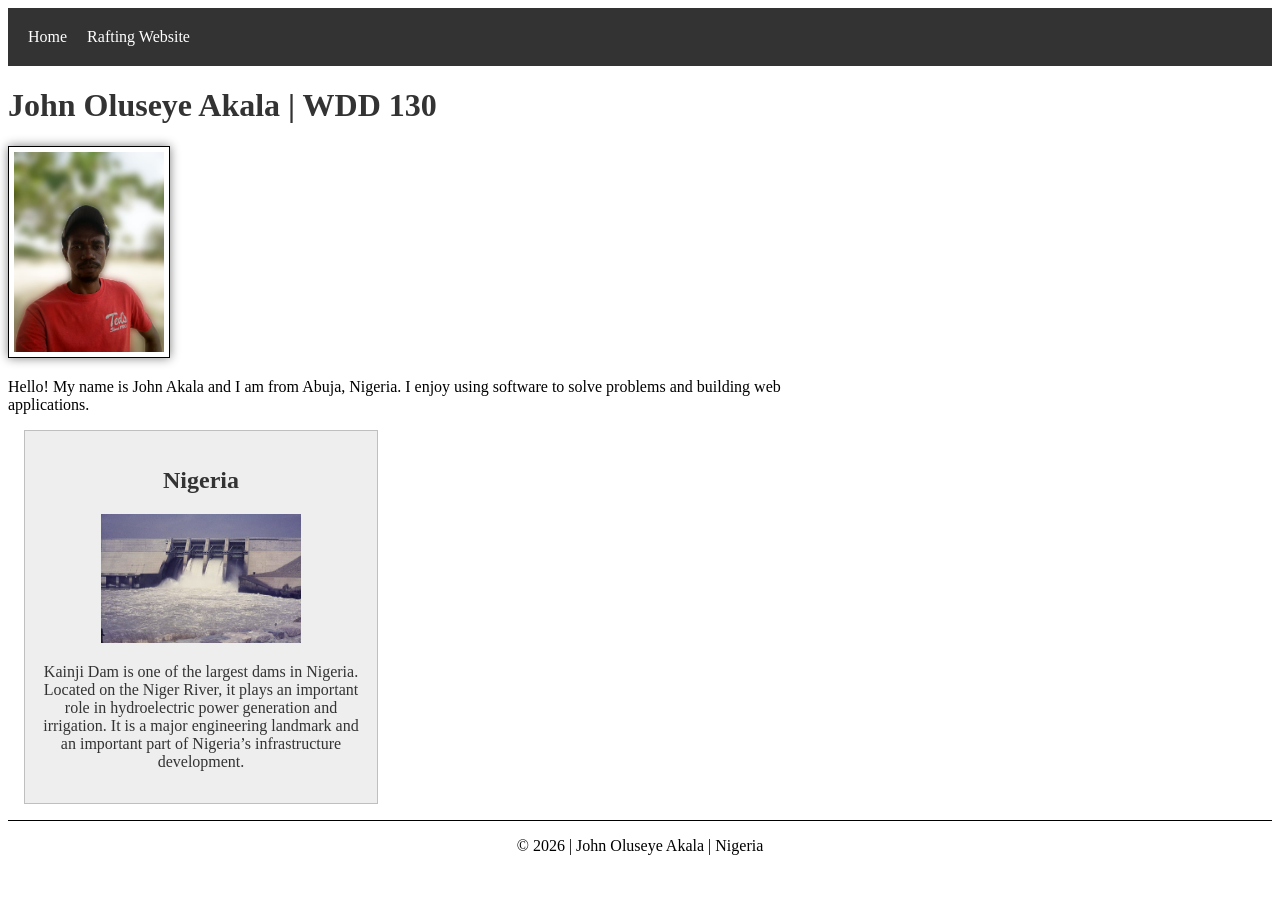
<file: index.html>
<!DOCTYPE html>
<html lang="en">

<head>
    <meta charset="UTF-8">
    <meta name="viewport" content="width=device-width, initial-scale=1.0">
    <title>John Oluseye Akala | WDD 130</title>

    <meta name="description"
      content="John Oluseye Akala WDD 130 Web Fundamentals course home page. Learning HTML and CSS fundamentals.">
    <meta name="author" content="John Oluseye Akala">

    <link rel="stylesheet" href="styles/styles.css">
</head>

<body>
    <header>
        <nav>
            <a href="#">Home</a>
            <a href="wwr/">Rafting Website</a>
        </nav>
    </header>

    <main>
        <h1>John Oluseye Akala | WDD 130</h1>
        <img src="images/profile.jpg" alt="Hello, my name is John Akala">
        <p>Hello! My name is John Akala and I am from Abuja, Nigeria. I enjoy using software to
            solve problems and building web applications.</p>
    </main>

    <aside>
        <h2>Nigeria</h2>
        <img src="images/kainji-dam.jpg" alt="Kainji Dam in Nigeria">
        <p>Kainji Dam is one of the largest dams in Nigeria. Located on the Niger River, it plays an
            important role in hydroelectric power generation and irrigation. It is a major
            engineering landmark and an important part of Nigeria’s infrastructure development.</p>
    </aside>

    <footer>
        <p>&copy; 2026 | John Oluseye Akala | Nigeria</p>
    </footer>

</body>

</html>
</file>
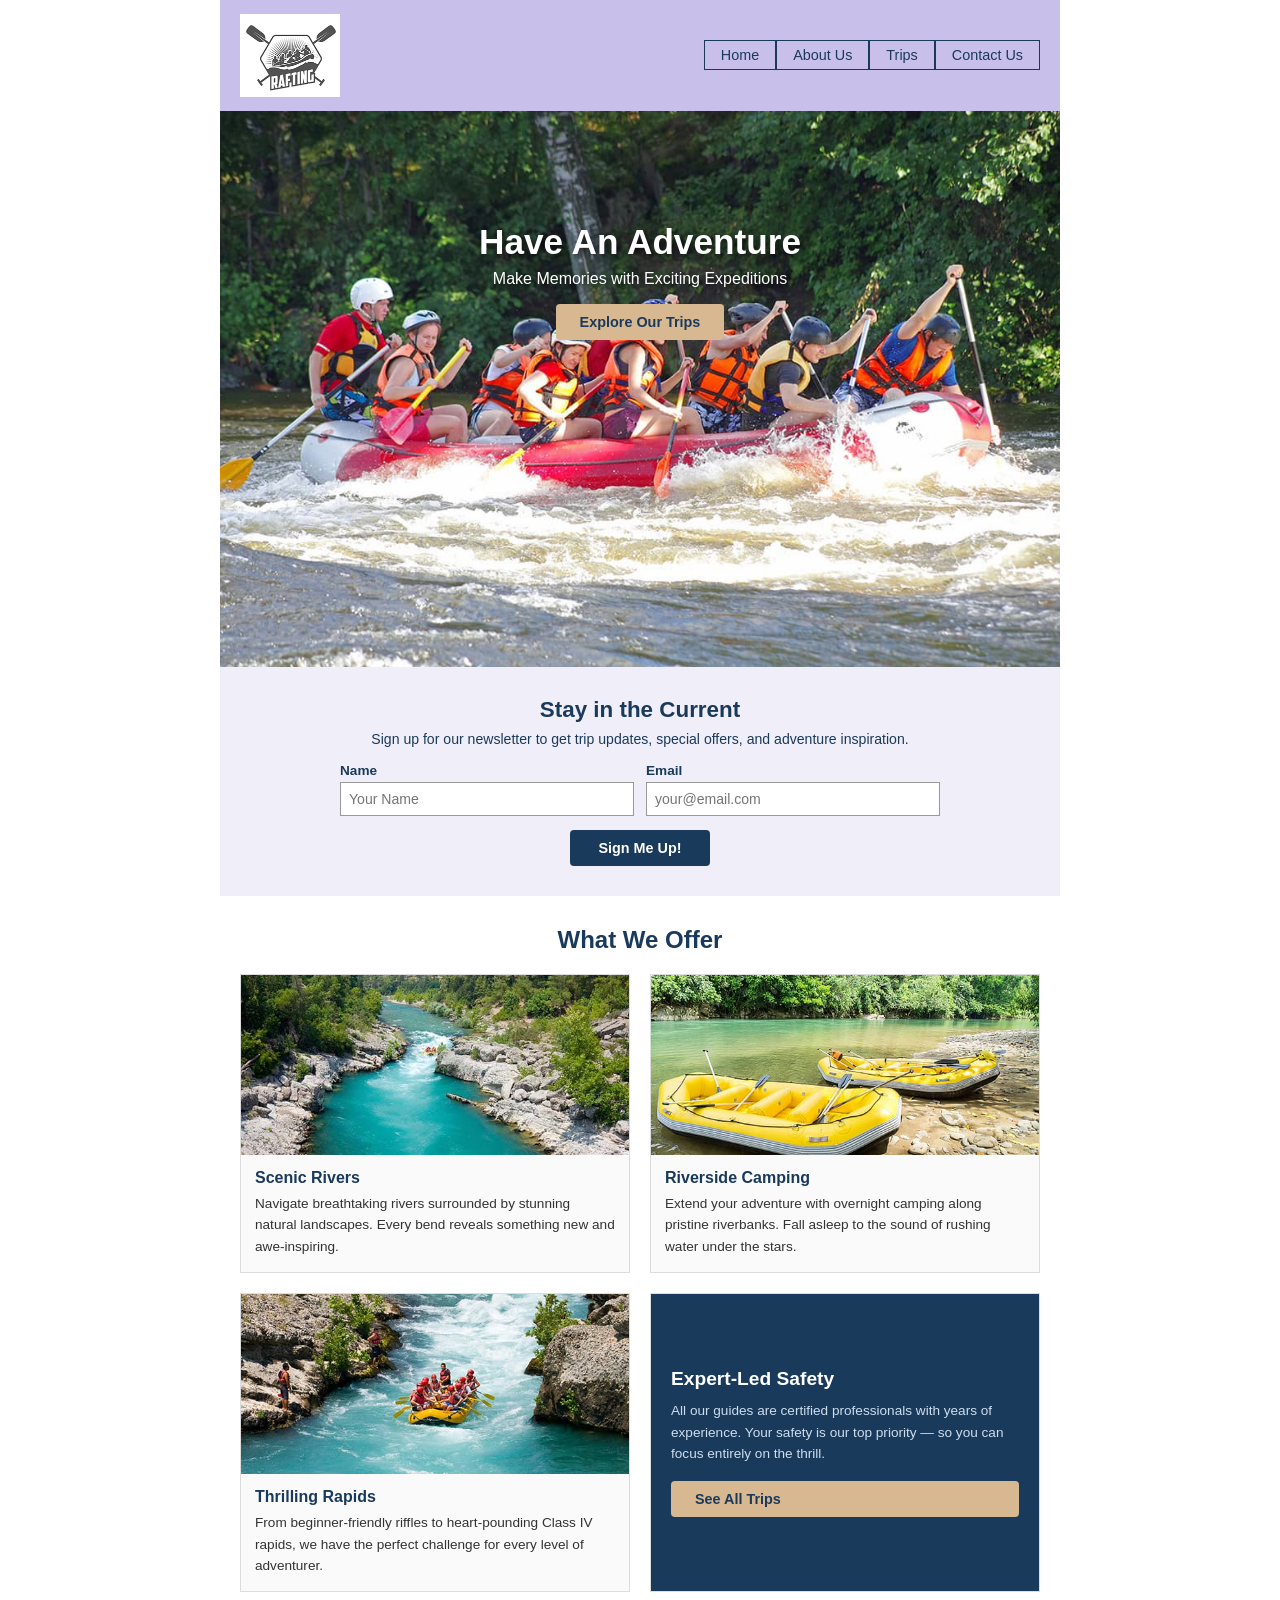
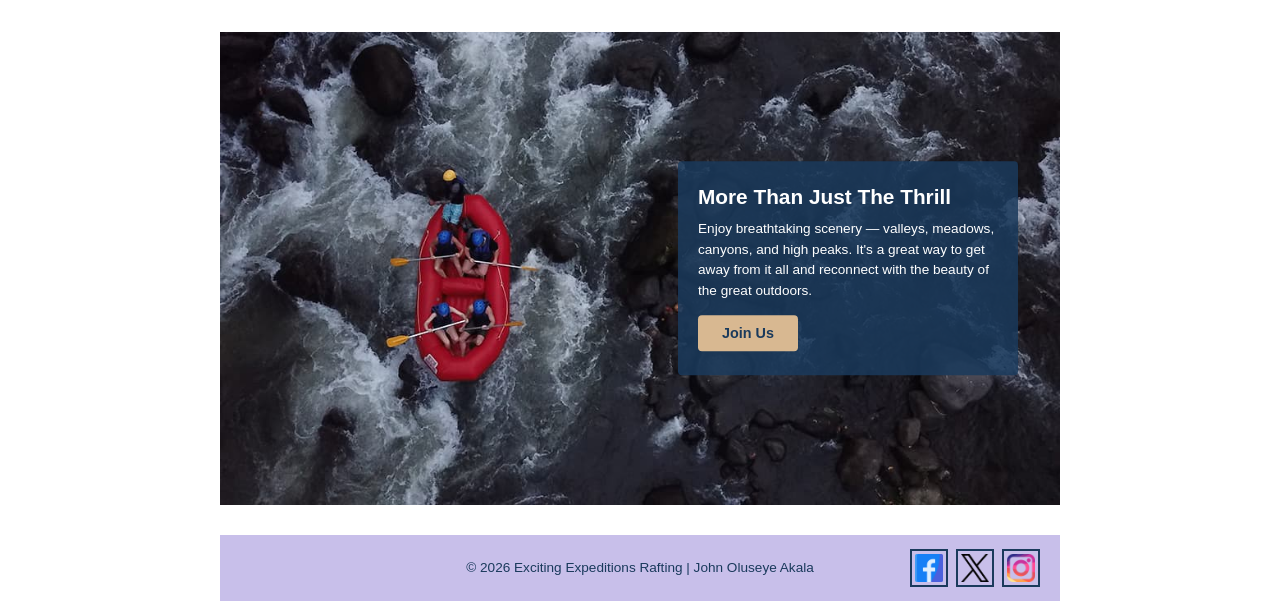
<file: wwr/index.html>
<!DOCTYPE html>
<html lang="en-US">

<head>
    <meta charset="UTF-8">
    <meta name="viewport" content="width=device-width, initial-scale=1.0">
    <title>Home | Exciting Expeditions Rafting</title>
    <meta name="description"
      content="Exciting Expeditions Rafting – experience thrilling white water rafting adventures, guided trips, and unforgettable outdoor experiences.">
    <meta name="author" content="John Oluseye Akala">
    <link rel="stylesheet" href="styles/rafting.css">
</head>

<body>
    <!-- HEADER -->
    <header>
        <img src="images/logo.png" alt="Exciting Expeditions Logo">
        <nav>
            <a href="index.html">Home</a>
            <a href="about.html">About Us</a>
            <a href="trips.html">Trips</a>
            <a href="contact.html">Contact Us</a>
        </nav>
    </header>

    <main>
        <!-- HERO SECTION -->
        <section class="hero-home">
            <img src="images/hero.jpg" alt="Group of rafters navigating white water rapids">
            <div class="hero-text">
                <h1>Have An Adventure</h1>
                <p>Make Memories with Exciting Expeditions</p>
                <a href="trips.html" class="btn-cta">Explore Our Trips</a>
            </div>
        </section>

        <!-- NEWSLETTER SECTION -->
        <section class="newsletter">
            <div class="newsletter-inner">
                <h2>Stay in the Current</h2>
                <p>Sign up for our newsletter to get trip updates, special offers, and adventure
                    inspiration.</p>
                <form class="newsletter-form" action="#" method="get">
                    <div class="newsletter-fields">
                        <div class="newsletter-field">
                            <label for="newsletter-name">Name</label>
                            <input type="text" id="newsletter-name" name="name"
                              placeholder="Your Name" required>
                        </div>
                        <div class="newsletter-field">
                            <label for="newsletter-email">Email</label>
                            <input type="email" id="newsletter-email" name="email"
                              placeholder="your@email.com" required>
                        </div>
                    </div>
                    <button type="submit" class="btn-newsletter">Sign Me Up!</button>
                </form>
            </div>
        </section>

        <!-- FEATURES GRID (CSS Grid with images + content) -->
        <section class="offerings">
            <h2>What We Offer</h2>
            <div class="offerings-grid">
                <div class="offering-card">
                    <img src="images/river.jpg" alt="Scenic river winding through forest">
                    <div class="offering-text">
                        <h3>Scenic Rivers</h3>
                        <p>Navigate breathtaking rivers surrounded by stunning natural landscapes.
                            Every bend reveals something new and awe-inspiring.</p>
                    </div>
                </div>
                <div class="offering-card">
                    <img src="images/camping.jpg" alt="Camping tent by mountain river">
                    <div class="offering-text">
                        <h3>Riverside Camping</h3>
                        <p>Extend your adventure with overnight camping along pristine riverbanks.
                            Fall asleep to the sound of rushing water under the stars.</p>
                    </div>
                </div>
                <div class="offering-card">
                    <img src="images/rapids.jpg" alt="Rafters conquering white water rapids">
                    <div class="offering-text">
                        <h3>Thrilling Rapids</h3>
                        <p>From beginner-friendly riffles to heart-pounding Class IV rapids, we have
                            the perfect challenge for every level of adventurer.</p>
                    </div>
                </div>
                <div class="offering-card offering-highlight">
                    <div class="offering-text full">
                        <h3>Expert-Led Safety</h3>
                        <p>All our guides are certified professionals with years of experience. Your
                            safety is our top priority — so you can focus entirely on the thrill.
                        </p>
                        <a href="trips.html" class="btn-cta">See All Trips</a>
                    </div>
                </div>
            </div>
        </section>

        <!-- CALL TO ACTION BANNER -->
        <section class="cta-banner">
            <div class="cta-image-wrapper">
                <img src="images/landscape.jpg" alt="Mountain valley river landscape at sunrise">
                <div class="cta-overlay">
                    <h2>More Than Just The Thrill</h2>
                    <p>Enjoy breathtaking scenery — valleys, meadows, canyons, and high peaks. It's
                        a great way to get away from it all and reconnect with the beauty of the
                        great outdoors.</p>
                    <a href="trips.html" class="btn-cta">Join Us</a>
                </div>
            </div>
        </section>
    </main>

    <!-- FOOTER -->
    <footer>
        <p>&copy; 2026 Exciting Expeditions Rafting | John Oluseye Akala</p>
        <nav class="socialmedia">
            <a href="https://facebook.com">
                <img src="images/facebook.png" alt="Visit our Facebook page">
            </a>
            <a href="https://twitter.com">
                <img src="images/twitter.png" alt="Visit our Twitter page">
            </a>
            <a href="https://instagram.com">
                <img src="images/instagram.png" alt="Visit our Instagram page">
            </a>
        </nav>
    </footer>
</body>

</html>
</file>
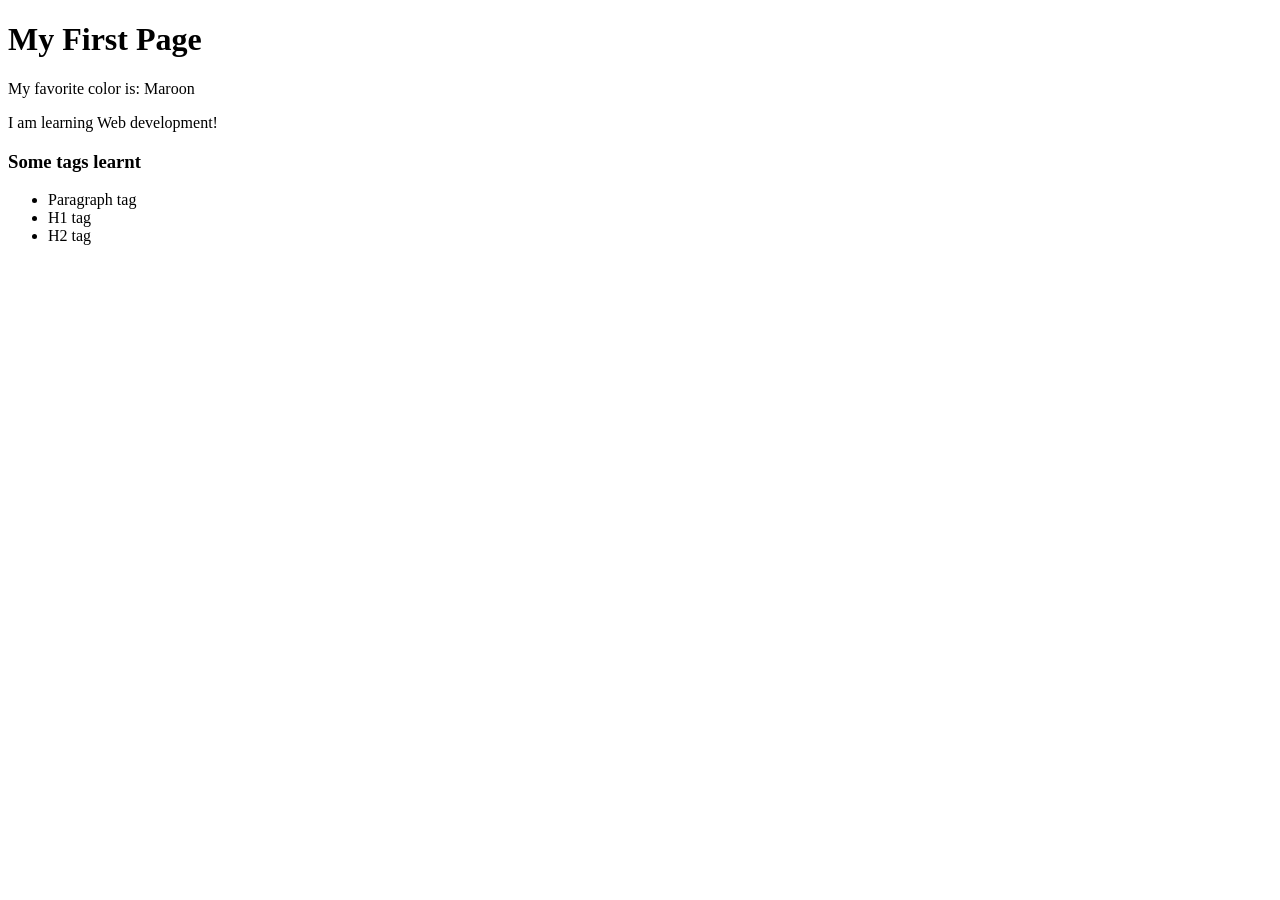
<file: week01/first-page.html>
<!DOCTYPE html>
<html lang="en">

<head>
    <meta charset="UTF-8">
    <meta name="viewport" content="width=device-width, initial-scale=1.0">
    <title>My First Page</title>
</head>

<body>
    <h1>My First Page</h1>
    <p>My favorite color is: Maroon</p>
    <p>I am learning Web development!</p>
    <h3>Some tags learnt</h3>
    <ul>
        <li>Paragraph tag</li>
        <li>H1 tag</li>
        <li>H2 tag</li>
    </ul>
</body>

</html>
</file>
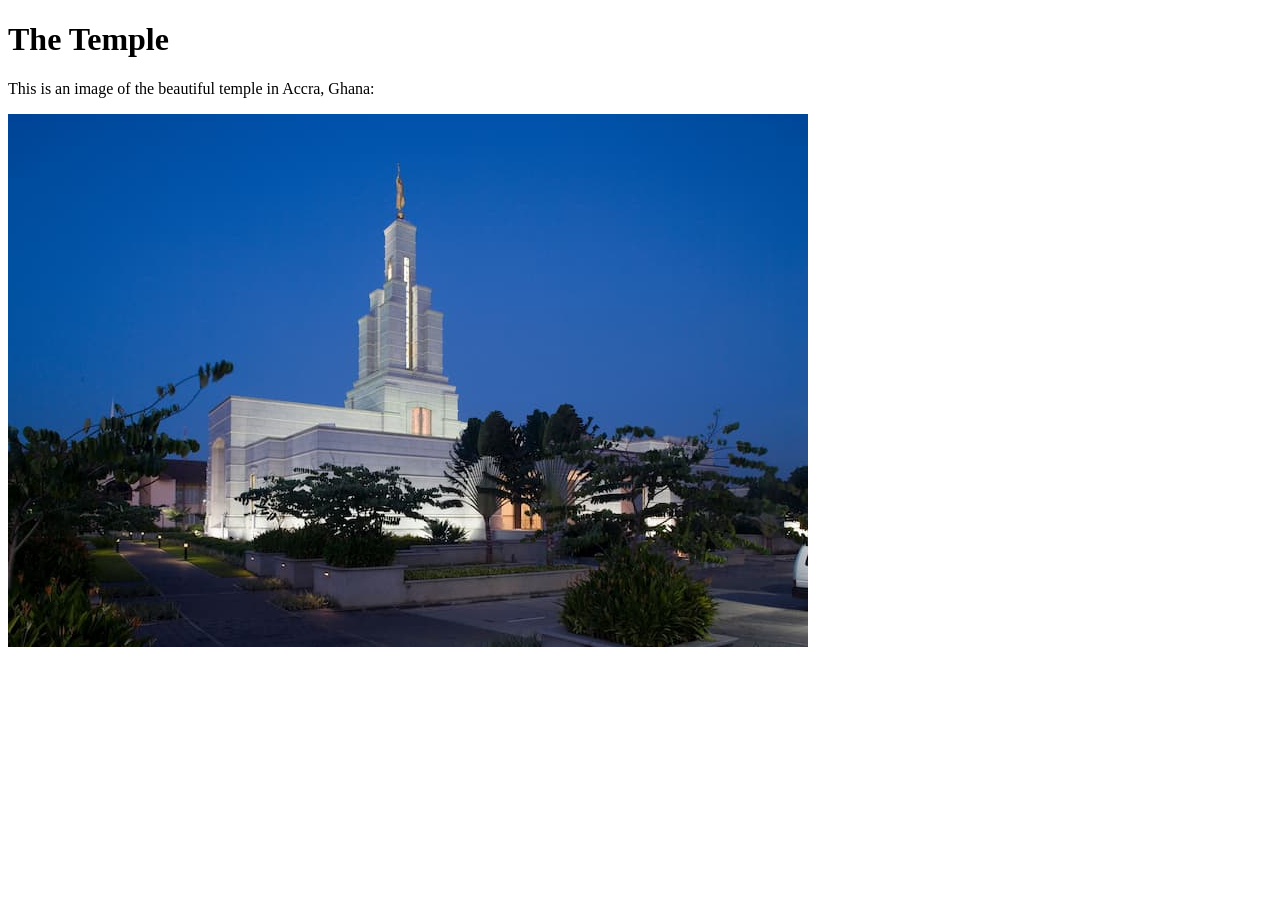
<file: week01/images-solution.html>
<!DOCTYPE html>
<html lang="en">
<head>
    <meta charset="UTF-8">
    <meta name="viewport" content="width=device-width, initial-scale=1.0">
    <title>Temple Image</title>
</head>
<body>
    <h1>The Temple</h1>
    <p>This is an image of the beautiful temple in Accra, Ghana:</p>
    <img src="images/temple-small.jpg" alt="The Accra Ghana Temple">
    
</body>
</html>
</file>
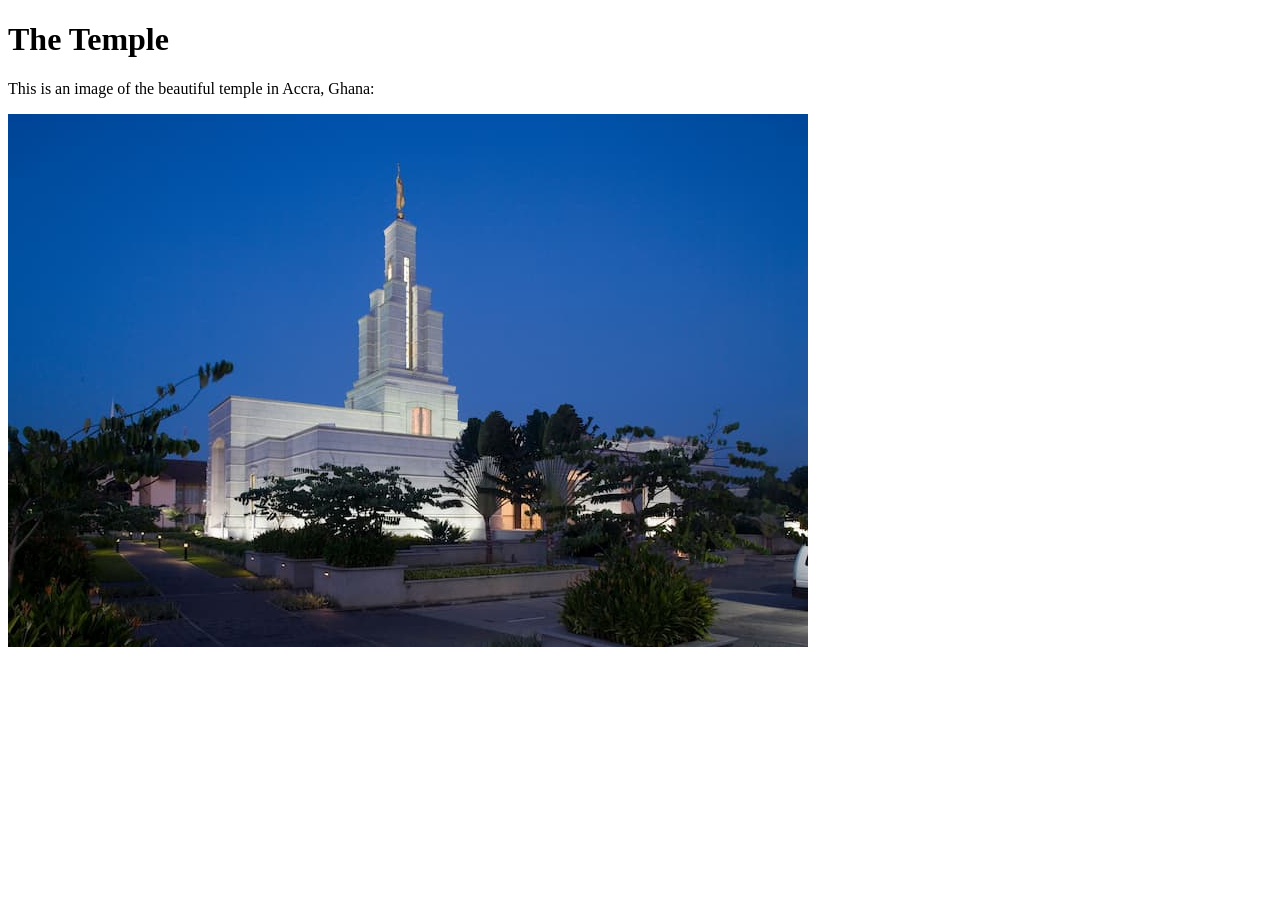
<file: week01/images.html>
<!DOCTYPE html>
<html lang="en">

<head>
    <meta charset="UTF-8">
    <meta name="viewport" content="width=device-width, initial-scale=1.0">
    <title>Temple Image</title>
</head>

<body>
    <h1>The Temple</h1>
    <p>This is an image of the beautiful temple in Accra, Ghana:</p>
    <img src="images/temple-small.jpg" alt="The Accra Ghana Temple">

</body>

</html>
</file>
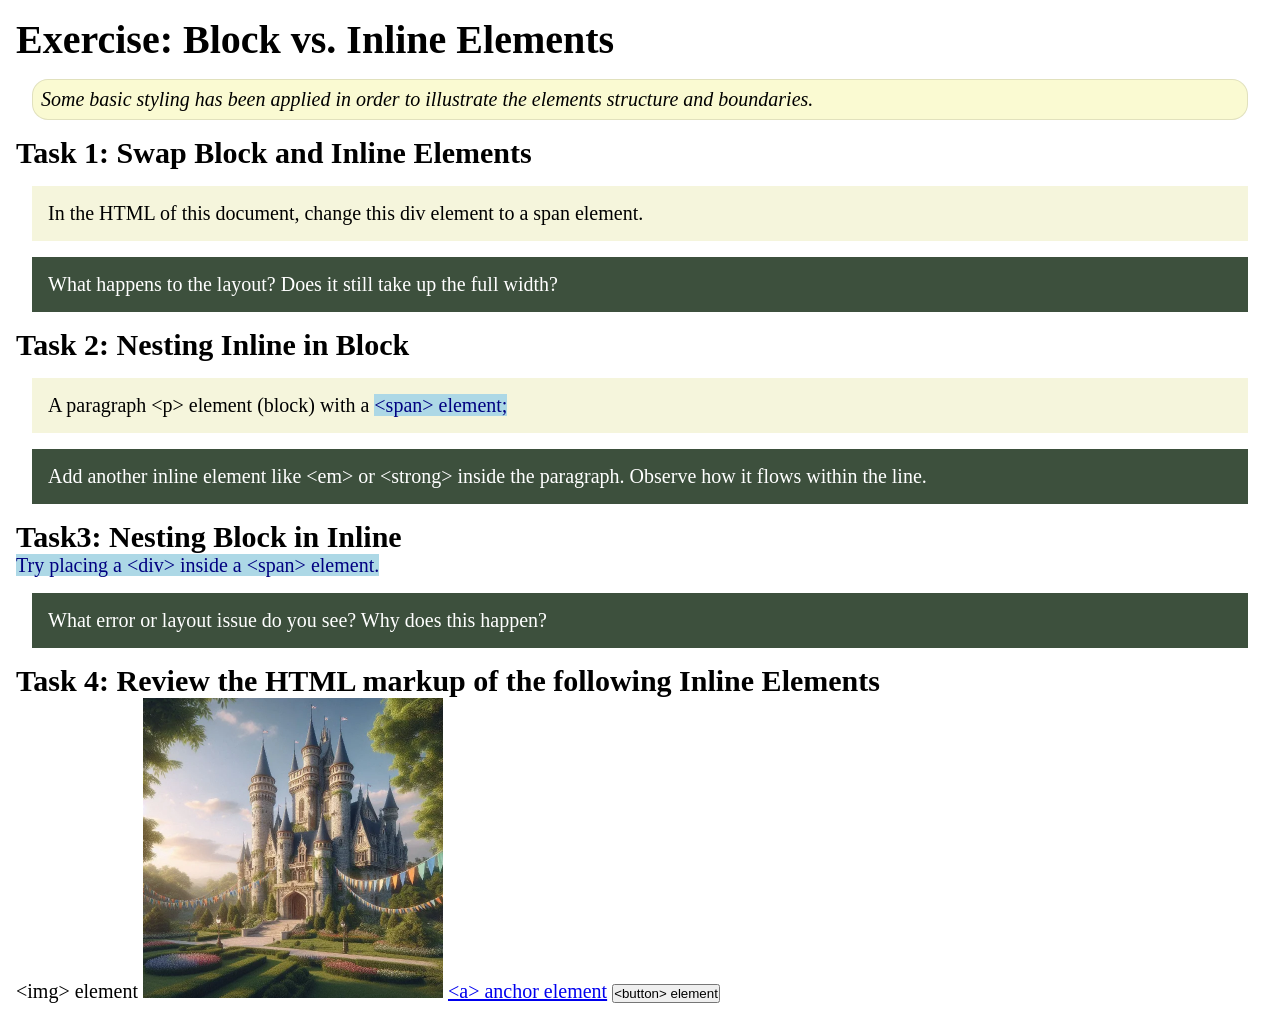
<file: week02/block-vs-inline.html>
<!DOCTYPE html>
<html lang="en">

<head>
    <meta charset="UTF-8">
    <meta name="viewport" content="width=device-width, initial-scale=1.0">
    <title>Exercise: Block vs. Inline Elements</title>
    <link rel="stylesheet" href="styles/block-vs-inline.css">
</head>

<body>
    <main>
        <h1>Exercise: Block vs. Inline Elements</h1>
        <p class="note">Some basic styling has been applied in order to illustrate the elements structure and
            boundaries.</p>

        <h2>Task 1: Swap Block and Inline Elements</h2>
        <div>In the HTML of this document, change this div element to a span element.</div>

        <p class="question">What happens to the layout? Does it still take up the full width?</p>

        <h2>Task 2: Nesting Inline in Block</h2>
        <p>A paragraph &lt;p&gt; element (block) with a <span>&lt;span&gt; element;</span></p>
        <p class="question">Add another inline element like &lt;em&gt; or &lt;strong&gt; inside the paragraph. Observe
            how it flows within the line.</p>

        <h2>Task3: Nesting Block in Inline</h2>
        <span>Try placing a &lt;div&gt; inside a &lt;span&gt; element.</span>
            <p class="question">What error or layout issue do you see? Why does this happen?</p>


            <h2>Task 4: Review the HTML markup of the following Inline Elements</h2>
        &lt;img&gt; element
        <img src="images/castle.webp" alt="placeholder image (images are inline)" width="300" height="300">
        <a href="https://churchofjesuschrist.org">&lt;a&gt; anchor element</a>
        <button type="button">&lt;button&gt; element</button>
    </main>
</body>

</html>
</file>
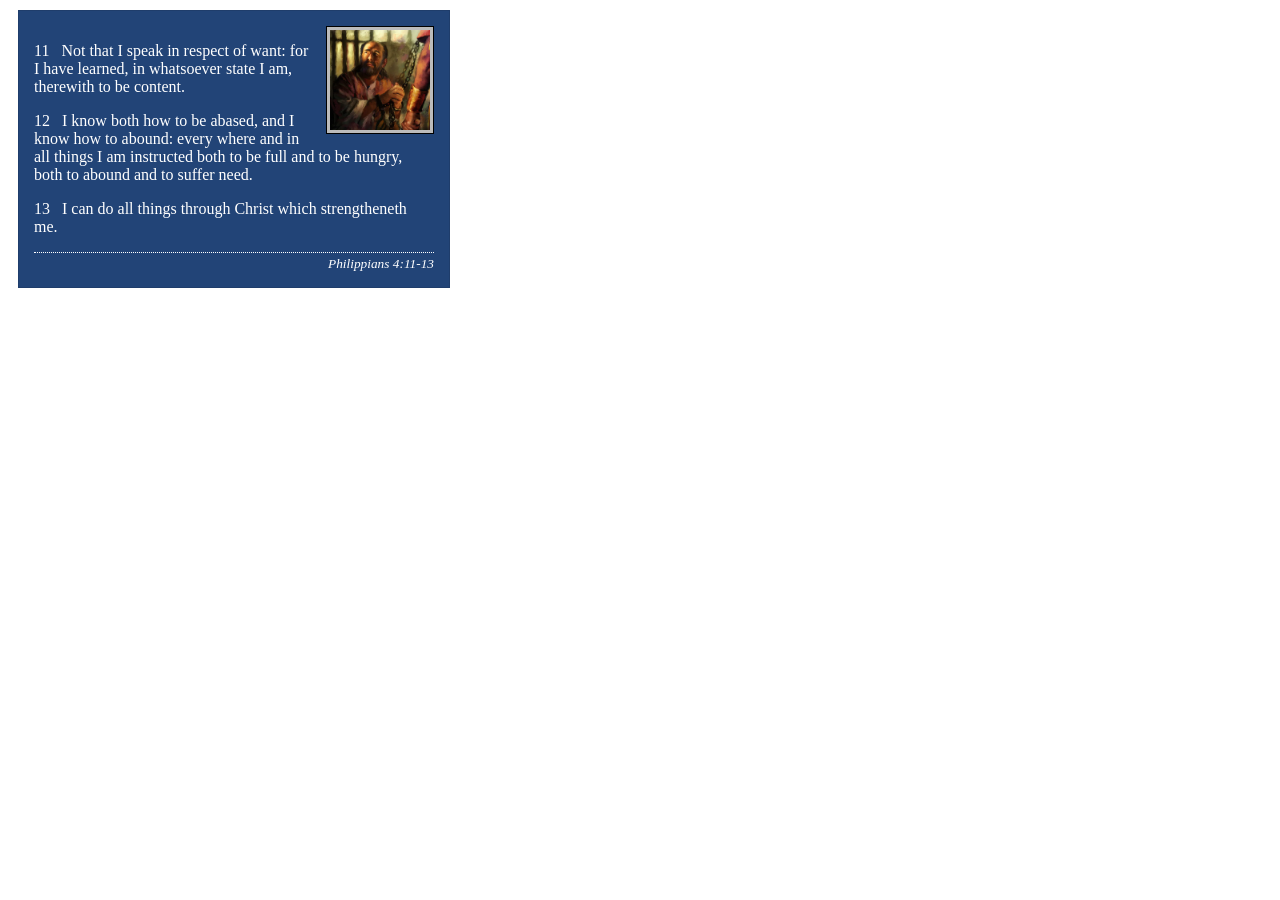
<file: week02/box-model-solution.html>
<!DOCTYPE html>
<html lang="en">
<head>
    <meta charset="UTF-8">
    <meta name="viewport" content="width=device-width, initial-scale=1.0">
    <title>Box Model Activity</title>
    <link rel="stylesheet" href="styles/box-model-solution.css">
</head>
<body>
    <main>
        <div class="callout">
            <img src="images/apostle-paul-imprisoned.webp" alt="Paul the Apostle - Imprisoned in Rome" width="200" height="200">
            <blockquote>
                <p>11 &nbsp; Not that I speak in respect of want: for I have learned, in whatsoever state I am, therewith to be content.</p>
                <p>12 &nbsp; I know both how to be abased, and I know how to abound: every where and in all things I am instructed both to be full and to be hungry, both to abound and to suffer need.</p>
                <p>13 &nbsp; I can do all things through Christ which strengtheneth me.</p>
            </blockquote>
            <cite>Philippians 4:11-13</cite>
        </div>
    </main>
</body>
</html>
</file>
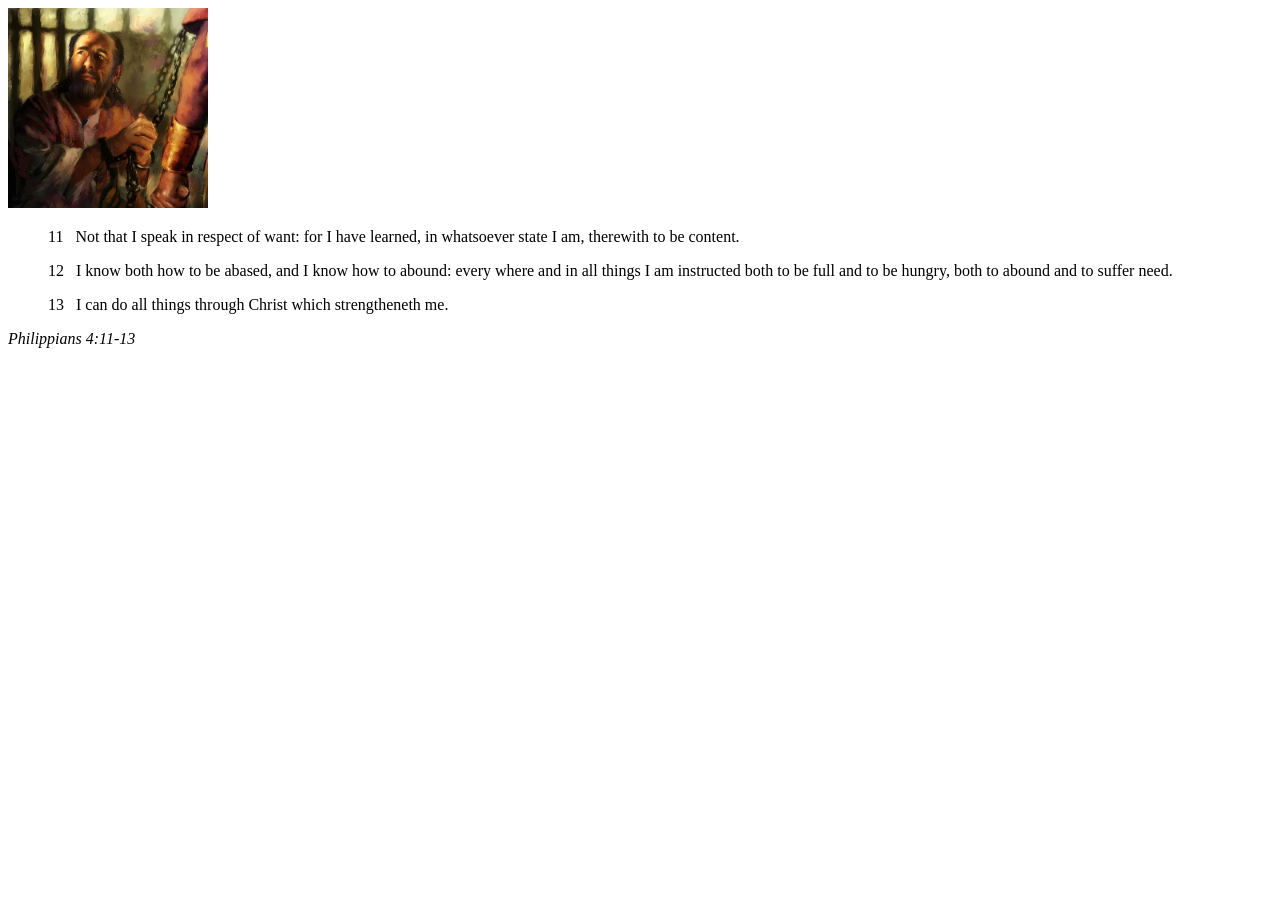
<file: week02/box-model.html>
<!DOCTYPE html>
<html lang="en">
<head>
    <meta charset="UTF-8">
    <meta name="viewport" content="width=device-width, initial-scale=1.0">
    <title>Box Model Activity</title>
</head>
<body>
    <main>
        <div class="callout">
            <img src="images/apostle-paul-imprisoned.webp" alt="Paul the Apostle - Imprisoned in Rome" width="200" height="200">
            <blockquote>
                <p>11 &nbsp; Not that I speak in respect of want: for I have learned, in whatsoever state I am, therewith to be content.</p>
                <p>12 &nbsp; I know both how to be abased, and I know how to abound: every where and in all things I am instructed both to be full and to be hungry, both to abound and to suffer need.</p>
                <p>13 &nbsp; I can do all things through Christ which strengtheneth me.</p>
            </blockquote>
            <cite>Philippians 4:11-13</cite>
        </div>
    </main>
</body>
</html>
</file>
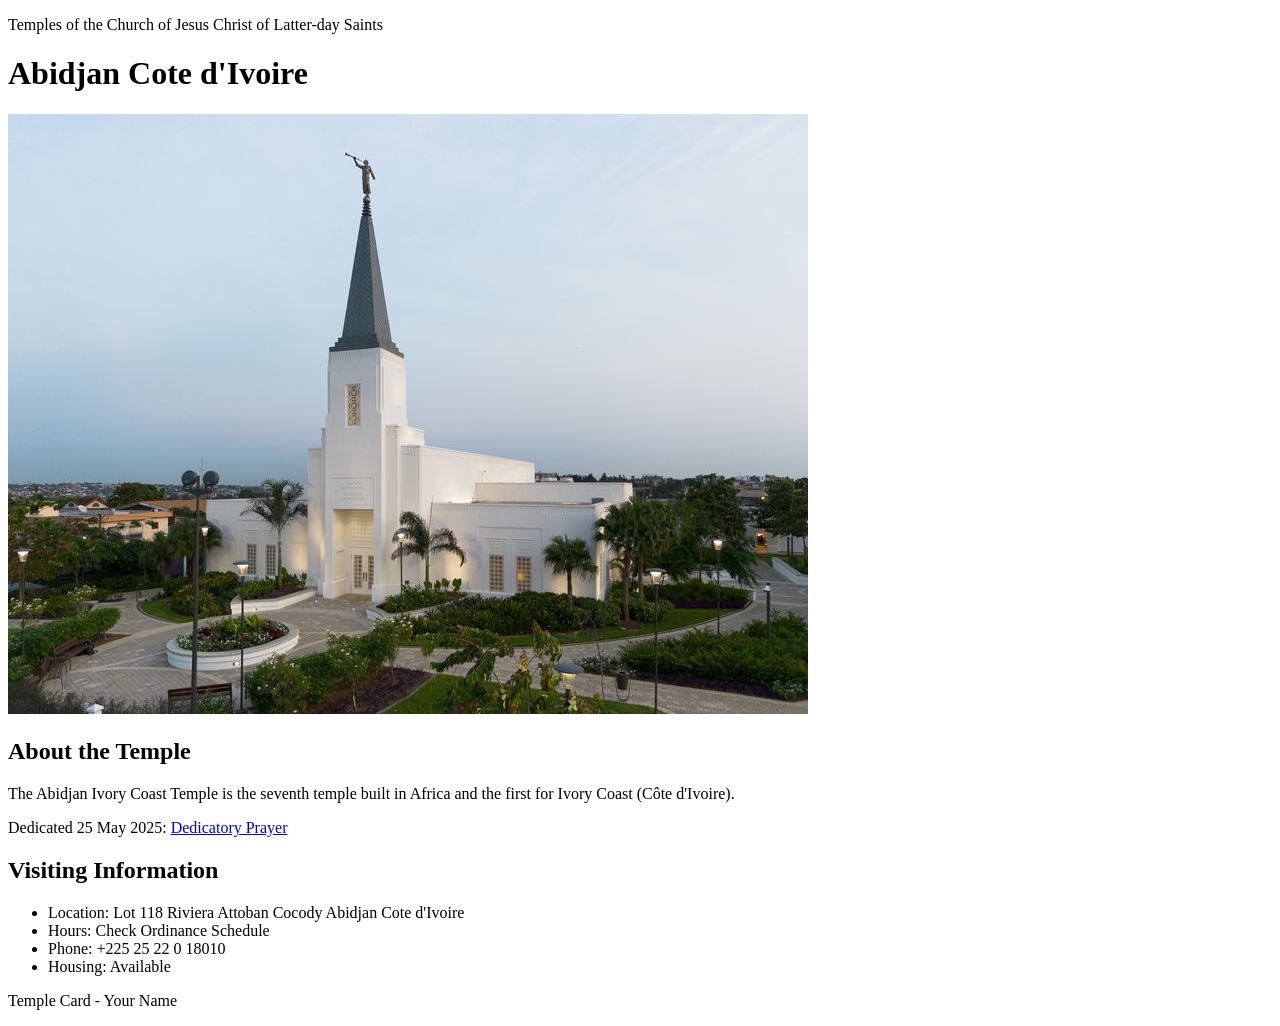
<file: week02/temple.html>
<!DOCTYPE html>
<html lang="en">

<head>
    <meta charset="UTF-8">
    <meta name="viewport" content="width=device-width, initial-scale=1.0">
    <title>Temple Card - Abidjan Cote d'Ivoire</title>
</head>

<body>
    <header>
        <p>Temples of the Church of Jesus Christ of Latter-day Saints</p>
    </header>
    <main>
        <h1>Abidjan Cote d'Ivoire</h1>
        <picture>
            <img src="images/abidjan-ivory-coast.jpeg" alt="Abidjan Cote d'Ivoire Temple">
        </picture>
        <section>
            <h2>About the Temple</h2>
            <p>The Abidjan Ivory Coast Temple is the seventh temple built in Africa and the first for Ivory Coast (Côte
                d'Ivoire).</p>
            <p>Dedicated 25 May 2025: <a
                    href="https://www.churchofjesuschrist.org/temples/dedicatory-prayer/abidjan-ivory-coast-temple/2025-05-25?lang=eng"
                    target="_blank" rel="noopener noreferrer">Dedicatory Prayer</a></p>
        </section>
        <section>
            <h2>Visiting Information</h2>
            <ul>
                <li>Location: Lot 118 Riviera Attoban Cocody Abidjan Cote d'Ivoire</li>
                <li>Hours: Check Ordinance Schedule</li>
                <li>Phone: +225 25 22 0 18010</li>
                <li>Housing: Available</li>
            </ul>
        </section>
    </main>
    <footer>
        <p>Temple Card - Your Name</p>
    </footer>
</body>

</html>
</file>
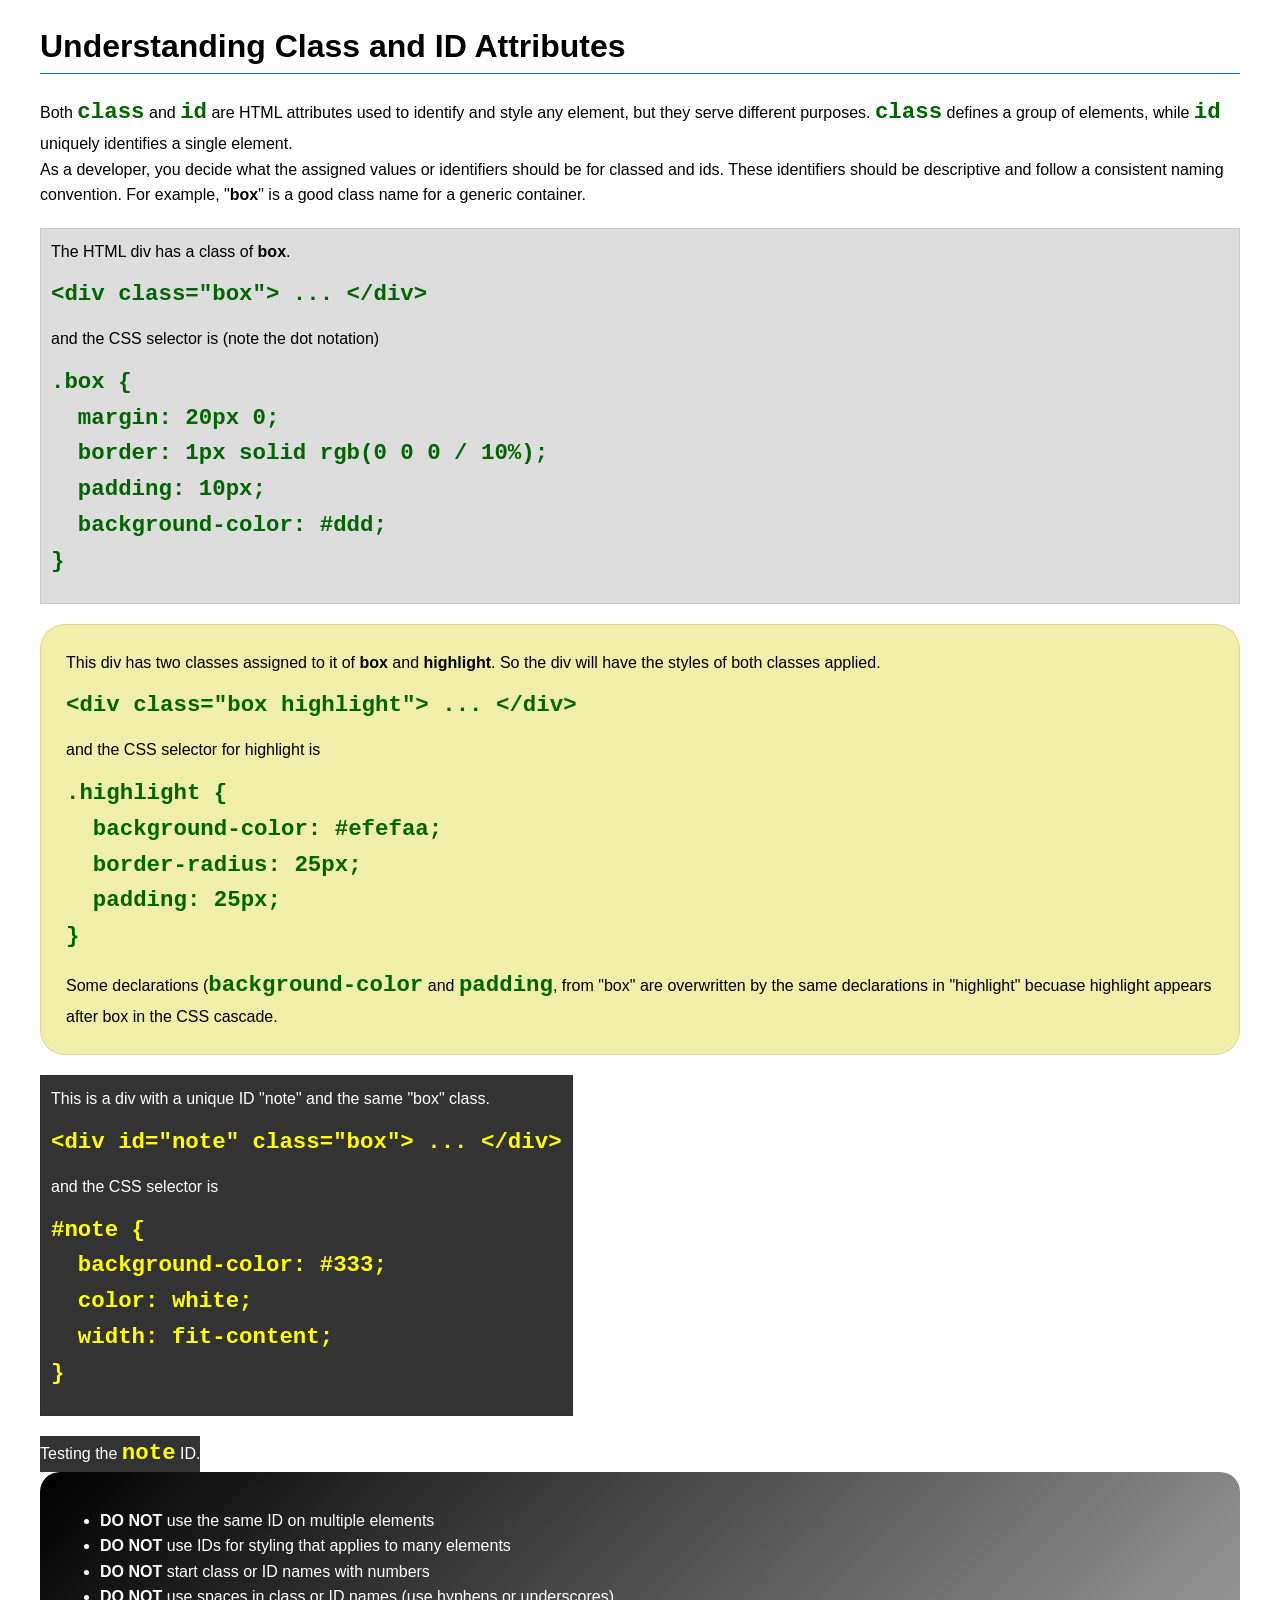
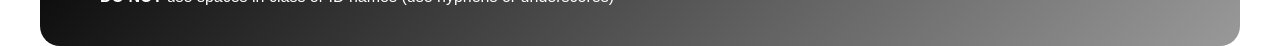
<file: week03/class-and-id.html>
<!DOCTYPE html>
<html lang="en">

<head>
    <meta charset="UTF-8">
    <meta name="viewport" content="width=device-width, initial-scale=1.0">
    <title>Class vs ID Attributes</title>
    <link rel="stylesheet" href="styles/class-and-id.css">
</head>

<body>
    <h1>Understanding Class and ID Attributes</h1>
    <p>Both <code>class</code> and <code>id</code> are HTML attributes used to identify and style any element, but they
        serve different purposes. <code>class</code> defines a group of elements, while <code>id</code> uniquely
        identifies a single element.</p>
    <p>As a developer, you decide what the assigned values or identifiers should be for classed and ids. These
        identifiers should be
        descriptive and follow a consistent naming convention. For example, "<strong>box</strong>" is a good class name
        for a generic container.</p>
    <div class="box">
        <p>The HTML div has a class of <strong>box</strong>.</p>
        <pre><code class="html">&lt;div class="box"&gt; ... &lt;/div&gt;</code></pre>
        and the CSS selector is (note the dot notation)
        <pre><code class="css">.box {
  margin: 20px 0;
  border: 1px solid rgb(0 0 0 / 10%);
  padding: 10px;
  background-color: #ddd; 
}</code></pre>
    </div>

    <div class="box highlight">
        <p>This div has two classes assigned to it of <strong>box</strong> and <strong>highlight</strong>. So the div
            will have the styles of both classes applied.</p>
        <pre><code class="html">&lt;div class="box highlight"&gt; ... &lt;/div&gt;</code></pre>
        and the CSS selector for highlight is
        <pre><code class="css">.highlight {
  background-color: #efefaa;
  border-radius: 25px;
  padding: 25px;
}</code></pre>
<p>Some declarations (<code>background-color</code> and <code>padding</code>, from "box" are overwritten by the same declarations in "highlight" becuase highlight appears after box in the CSS cascade.</p>
    </div>

    <div id="note" class="box">
        <p>This is a div with a unique ID "note" and the same "box" class.</p>
        <pre><code class="html">&lt;div id="note" class="box"&gt; ... &lt;/div&gt;</code></pre>
        and the CSS selector is
        <pre><code class="css">#note {
  background-color: #333;
  color: white;
  width: fit-content;
}</code></pre>
    </div>

    <div id="note">
        <p>Testing the <code>note</code> ID.</p>
    </div>

    <section id="best-practice">
        <ul>
            <li><strong>DO NOT</strong> use the same ID on multiple elements</li>
            <li><strong>DO NOT</strong> use IDs for styling that applies to many elements</li>
            <li><strong>DO NOT</strong> start class or ID names with numbers</li>
            <li><strong>DO NOT</strong> use spaces in class or ID names (use hyphens or underscores)</li>
        </ul>
    </section>




</body>

</html>
</file>
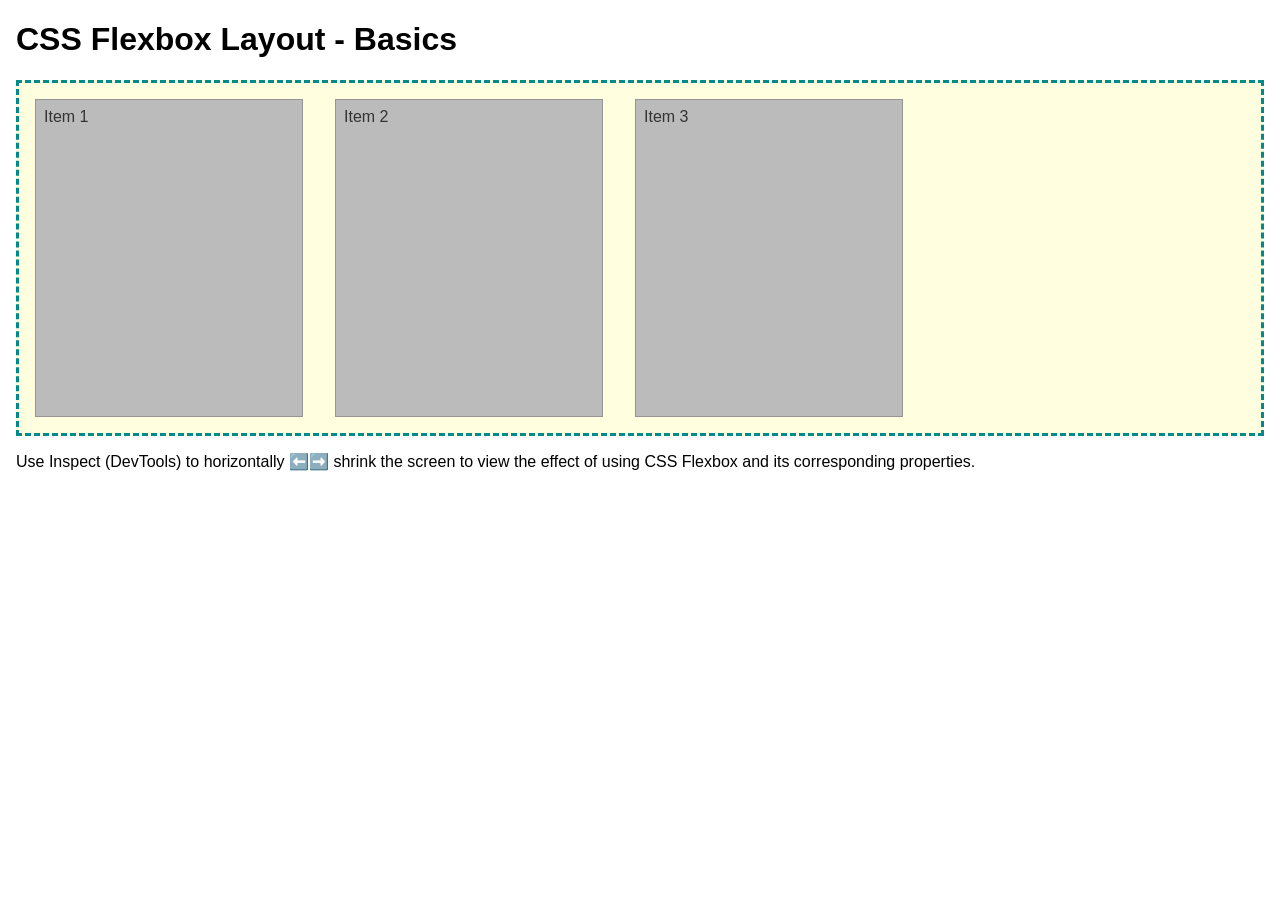
<file: week04/flexbox-layout.html>
<!DOCTYPE html>
<html lang="en">
<head>
    <meta charset="UTF-8">
    <meta name="viewport" content="width=device-width, initial-scale=1.0">
    <title>CSS Flexbox Layout - Basics</title>
    <link rel="stylesheet" href="styles/flexbox.css">
</head>
<body>
    <main>
        <h1>CSS Flexbox Layout - Basics</h1>
        <div class="flex-container">
            <div class="flex-item item1">Item 1</div>
            <div class="flex-item item2">Item 2</div>
            <div class="flex-item item3">Item 3</div>
        </div>
        <p>Use Inspect (DevTools) to horizontally ⬅️➡️ shrink the screen to view the effect of using CSS Flexbox and its corresponding properties.</p>
    </main>
</body>
</html>
</file>
<file: styles/styles.css>
/* Navigation */
nav {
    display: flex;
    background-color: #333;
    padding: 10px;
}

nav a {
    color: #fff;
    padding: 10px;
    display: block;
    text-decoration: none;
}

nav a:hover {
    text-decoration: underline;
}

/* Main Content */
main {
    max-width: 840px;
}

h1 {
    color: #333;
}

main img {
    width: 150px;
    height: auto;
    border: 1px solid #000;
    padding: 5px;
    box-shadow: 0 0 10px gray;
}

/* Aside Section */
aside {
    width: 20rem;
    margin: 1rem;
    border: 1px solid rgb(0 0 0 / 0.2);
    padding: 1rem;
    background-color: #eee;
    color: #333;
    text-align: center;
}

aside img {
    width: 200px;
    height: auto;
}

/* Paragraph */
p {
    padding: 0;
}

/* Footer */
footer {
    margin-top: 15px;
    border-top: 1px solid #000;
    text-align: center;
}
</file>
<file: wwr/styles/rafting.css>
/* ─────────────────────────────────────────
   CSS Variables
───────────────────────────────────────── */
:root {
    --primary-color: #1a3a5c;
    --secondary-color: #7a3a00;
    --accent1-color: #1e3a5f;
    --accent2-color: #d8b891;
    --history-bg: #f0eef8;
    --adventures-bg: #e8e8e8;
    --header-bg: #c8bfea;
    --footer-bg: #c8bfea;
    --heading-font: "Arial Black", "Impact", sans-serif;
    --body-font: Arial, Helvetica, sans-serif;
    --max-width: 840px;
}

/* ─────────────────────────────────────────
   Reset
───────────────────────────────────────── */
*,
*::before,
*::after {
    margin: 0;
    padding: 0;
    box-sizing: border-box;
}

/* ─────────────────────────────────────────
   Body
───────────────────────────────────────── */
body {
    font-family: var(--body-font);
    color: var(--primary-color);
    background: #fff;
}

/* ─────────────────────────────────────────
   Global
───────────────────────────────────────── */
a {
    color: var(--primary-color);
}

/* ─────────────────────────────────────────
   Page-width centering wrapper
───────────────────────────────────────── */
header,
main,
footer {
    width: 100%;
    max-width: var(--max-width);
    margin: 0 auto;
}

/* ─────────────────────────────────────────
   HEADER — CSS Grid: logo left, nav right
───────────────────────────────────────── */
header {
    display: grid;
    grid-template-columns: auto 1fr;
    align-items: center;
    background-color: var(--header-bg);
    padding: 14px 20px;
    gap: 20px;
}

header > img {
    width: 100px;
    height: auto;
}

/* ─────────────────────────────────────────
   NAV — CSS Flex: links in a horizontal row
───────────────────────────────────────── */
header nav {
    display: flex;
    flex-direction: row;
    justify-content: flex-end;
    gap: 0;
}

header nav a {
    color: var(--primary-color);
    text-decoration: none;
    font-size: 0.9rem;
    padding: 6px 16px;
    border: 1px solid var(--primary-color);
}

header nav a:hover {
    background-color: var(--primary-color);
    color: #fff;
}

/* ─────────────────────────────────────────
   HERO — about page
───────────────────────────────────────── */
.hero {
    position: relative;
    overflow: hidden;
}

.hero > img {
    display: block;
    width: 100%;
    height: auto;
}

.hero h1 {
    position: absolute;
    top: 0;
    width: 94%;
    padding: 14px 20px;
    text-align: center;
    background-color: rgba(255, 255, 255, 0.85);
    color: var(--primary-color);
    font-family: var(--heading-font);
    font-size: 1.8rem;
    margin: 3%;
}

.hero article {
    position: absolute;
    bottom: 0;
    left: 0;
    width: 94%;
    background-color: rgba(255, 255, 255, 0.82);
    color: var(--primary-color);
    padding: 14px 16px;
    font-size: 0.85rem;
    line-height: 1.5;
    margin: 3%;
}

.hero article img {
    float: right;
    width: 110px;
    height: auto;
    margin-left: 12px;
    border: 2px solid #ccc;
}

.hero article::after {
    content: "";
    display: table;
    clear: both;
}

/* ─────────────────────────────────────────
   HISTORY SECTION
───────────────────────────────────────── */
.history {
    background-color: var(--history-bg);
    padding: 20px;
}

.history h2 {
    text-align: center;
    font-family: var(--heading-font);
    font-size: 1.5rem;
    color: var(--primary-color);
    margin-bottom: 16px;
}

.history-grid {
    display: grid;
    grid-template-columns: 1fr auto 1fr;
    gap: 20px;
    align-items: center;
}

.history-grid p {
    font-size: 0.88rem;
    line-height: 1.6;
    color: var(--primary-color);
}

.history-grid img {
    width: 200px;
    height: 160px;
    object-fit: cover;
    display: block;
    background-color: var(--accent1-color);
}

/* ─────────────────────────────────────────
   ADVENTURES SECTION
───────────────────────────────────────── */
.adventures {
    background-color: var(--adventures-bg);
    padding: 20px;
}

.adventures h2 {
    text-align: center;
    font-family: var(--heading-font);
    font-size: 1.5rem;
    color: var(--primary-color);
    margin-bottom: 16px;
}

.adventures-grid {
    display: flex;
    flex-direction: row;
    justify-content: space-between;
    gap: 10px;
}

.adventures-grid figure {
    flex: 1;
    display: flex;
    flex-direction: column;
    align-items: center;
    gap: 6px;
}

.adventures-grid img {
    width: 100%;
    aspect-ratio: 1 / 1;
    object-fit: cover;
    display: block;
    background-color: #bbb;
}

.adventures-grid figcaption {
    font-size: 0.78rem;
    text-align: center;
    color: var(--secondary-color);
}

/* ─────────────────────────────────────────
   FOOTER
───────────────────────────────────────── */
footer {
    display: grid;
    grid-template-columns: 1fr auto 1fr;
    align-items: center;
    background-color: var(--footer-bg);
    padding: 14px 20px;
}

footer p {
    grid-column: 2;
    text-align: center;
    font-size: 0.85rem;
    color: var(--primary-color);
}

.socialmedia {
    grid-column: 3;
    justify-self: end;
    display: flex;
    gap: 8px;
}

.socialmedia a {
    text-decoration: none;
    display: inline-flex;
    align-items: center;
    justify-content: center;
    width: 38px;
    height: 38px;
    border: 2px solid var(--primary-color);
}

.socialmedia img {
    width: 28px;
    height: 28px;
    object-fit: contain;
}

/* ─────────────────────────────────────────
   CONTACT PAGE
───────────────────────────────────────── */
.contact-header {
    text-align: center;
    padding: 20px;
}

.contact-header h1 {
    font-family: var(--heading-font);
    margin-bottom: 6px;
}

.contact-content {
    display: grid;
    grid-template-columns: 1fr 1fr;
    gap: 20px;
    padding: 20px;
}

.map iframe {
    width: 100%;
    height: 100%;
    border: none;
}

.contact-form {
    display: flex;
    flex-direction: column;
    gap: 12px;
}

.form-row {
    display: grid;
    grid-template-columns: 90px 1fr;
    align-items: start;
    gap: 10px;
}

.form-group {
    display: flex;
    flex-direction: column;
    gap: 6px;
}

.form-group textarea {
    width: 100%;
    padding: 6px;
    border: 1px solid #999;
}

.contact-form input,
.contact-form textarea {
    padding: 6px;
    border: 1px solid #999;
}

.radio-group {
    border: none;
    display: flex;
    flex-direction: column;
    gap: 6px;
}

.radio-options {
    display: flex;
    flex-direction: column;
    gap: 6px;
}

.checkbox {
    margin-top: 6px;
}

.contact-form button {
    padding: 8px;
    border: 1px solid var(--primary-color);
    background: #eee;
    cursor: pointer;
}

.contact-form button:hover {
    background: var(--primary-color);
    color: #fff;
}

.employees {
    background: #e8e8e8;
    padding: 20px;
    text-align: center;
}

.employee-grid {
    display: flex;
    justify-content: space-around;
    margin-top: 15px;
}

.employee-grid img {
    width: 120px;
    height: 120px;
    object-fit: cover;
    background: #ccc;
}

.employee-grid figcaption {
    font-size: 0.8rem;
    margin-top: 6px;
}

/* ─────────────────────────────────────────
   SHARED BUTTON STYLE
───────────────────────────────────────── */
.btn-cta {
    display: inline-block;
    padding: 10px 24px;
    background-color: var(--accent2-color);
    color: var(--primary-color);
    text-decoration: none;
    font-weight: bold;
    border-radius: 4px;
    font-size: 0.9rem;
}

.btn-cta:hover {
    background-color: var(--primary-color);
    color: #fff;
}

/* ─────────────────────────────────────────
   HOME PAGE — HERO
───────────────────────────────────────── */
.hero-home {
    position: relative;
    width: 100%;
    overflow: hidden;
}

.hero-home img {
    display: block;
    width: 100%;
    height: auto;
}

.hero-text {
    position: absolute;
    top: 20%;
    left: 50%;
    transform: translateX(-50%);
    text-align: center;
    color: #fff;
    width: 90%;
}

.hero-text h1 {
    font-family: var(--heading-font);
    font-size: 2.2rem;
    margin-bottom: 0.5rem;
    text-shadow: 2px 2px 6px rgba(0, 0, 0, 0.7);
}

.hero-text p {
    font-size: 1rem;
    margin-bottom: 1rem;
    text-shadow: 1px 1px 4px rgba(0, 0, 0, 0.7);
}

/* ─────────────────────────────────────────
   HOME PAGE — NEWSLETTER
───────────────────────────────────────── */
.newsletter {
    background-color: var(--history-bg);
    padding: 30px 20px;
    text-align: center;
}

.newsletter-inner {
    max-width: 600px;
    margin: 0 auto;
}

.newsletter h2 {
    font-family: var(--heading-font);
    font-size: 1.4rem;
    color: var(--primary-color);
    margin-bottom: 8px;
}

.newsletter p {
    font-size: 0.88rem;
    color: var(--primary-color);
    margin-bottom: 16px;
}

.newsletter-fields {
    display: grid;
    grid-template-columns: 1fr 1fr;
    gap: 12px;
    margin-bottom: 14px;
}

.newsletter-field {
    display: flex;
    flex-direction: column;
    gap: 4px;
    text-align: left;
}

.newsletter-field label {
    font-size: 0.85rem;
    font-weight: bold;
    color: var(--primary-color);
}

.newsletter-field input {
    padding: 8px;
    border: 1px solid #999;
    font-size: 0.88rem;
}

.btn-newsletter {
    padding: 10px 28px;
    background-color: var(--primary-color);
    color: #fff;
    border: none;
    font-weight: bold;
    font-size: 0.9rem;
    cursor: pointer;
    border-radius: 4px;
}

.btn-newsletter:hover {
    background-color: var(--accent1-color);
}

/* ─────────────────────────────────────────
   HOME PAGE — OFFERINGS CSS GRID
───────────────────────────────────────── */
.offerings {
    padding: 30px 20px;
}

.offerings h2 {
    font-family: var(--heading-font);
    font-size: 1.5rem;
    color: var(--primary-color);
    text-align: center;
    margin-bottom: 20px;
}

.offerings-grid {
    display: grid;
    grid-template-columns: 1fr 1fr;
    gap: 20px;
}

.offering-card {
    border: 1px solid #ddd;
    overflow: hidden;
    background: #fafafa;
}

.offering-card img {
    width: 100%;
    height: 180px;
    object-fit: cover;
    display: block;
}

.offering-text {
    padding: 14px;
}

.offering-text h3 {
    font-family: var(--heading-font);
    font-size: 1rem;
    color: var(--primary-color);
    margin-bottom: 6px;
}

.offering-text p {
    font-size: 0.85rem;
    line-height: 1.6;
    color: #333;
}

.offering-highlight {
    background-color: var(--primary-color);
}

.offering-highlight .offering-text.full {
    padding: 28px 20px;
    display: flex;
    flex-direction: column;
    justify-content: center;
    height: 100%;
}

.offering-highlight h3 {
    color: #fff;
    font-size: 1.2rem;
    margin-bottom: 10px;
}

.offering-highlight p {
    color: #cde;
    margin-bottom: 16px;
}

/* ─────────────────────────────────────────
   HOME PAGE — CTA BANNER
───────────────────────────────────────── */
.cta-banner {
    margin: 10px 0 30px;
}

.cta-image-wrapper {
    position: relative;
    overflow: hidden;
}

.cta-image-wrapper img {
    display: block;
    width: 100%;
    height: auto;
}

.cta-overlay {
    position: absolute;
    top: 50%;
    right: 5%;
    transform: translateY(-50%);
    background-color: rgba(26, 58, 92, 0.85);
    color: #fff;
    padding: 24px 20px;
    max-width: 340px;
    border-radius: 4px;
}

.cta-overlay h2 {
    font-family: var(--heading-font);
    font-size: 1.3rem;
    margin-bottom: 10px;
}

.cta-overlay p {
    font-size: 0.85rem;
    line-height: 1.5;
    margin-bottom: 14px;
}

/* ─────────────────────────────────────────
   TRIPS PAGE — HERO BANNER
───────────────────────────────────────── */
.trips-hero {
    background-color: var(--primary-color);
    color: #fff;
    text-align: center;
    padding: 40px 20px;
}

.trips-hero h1 {
    font-family: var(--heading-font);
    font-size: 2rem;
    margin-bottom: 10px;
}

.trips-hero p {
    font-size: 0.95rem;
    margin-bottom: 20px;
    color: #cde;
}

/* ─────────────────────────────────────────
   TRIPS PAGE — TRIP CARDS GRID
───────────────────────────────────────── */
.trips-section {
    padding: 30px 20px;
}

.trips-section h2 {
    font-family: var(--heading-font);
    font-size: 1.5rem;
    color: var(--primary-color);
    text-align: center;
    margin-bottom: 24px;
}

.trips-grid {
    display: grid;
    grid-template-columns: 1fr 1fr;
    gap: 24px;
}

.trip-card {
    border: 1px solid #ddd;
    overflow: hidden;
    background: #fafafa;
}

.trip-card img {
    width: 100%;
    height: 200px;
    object-fit: cover;
    display: block;
}

.trip-info {
    padding: 16px;
}

.trip-info h3 {
    font-family: var(--heading-font);
    font-size: 1.05rem;
    color: var(--primary-color);
    margin-bottom: 6px;
}

.trip-meta {
    font-size: 0.78rem;
    color: var(--secondary-color);
    font-style: italic;
    margin-bottom: 10px;
}

.trip-info p {
    font-size: 0.85rem;
    line-height: 1.6;
    color: #333;
    margin-bottom: 8px;
}

.trip-price {
    font-weight: bold;
    color: var(--primary-color);
    font-size: 1rem;
    margin-top: 8px;
}

/* Third trip card spans both columns */
.trips-grid .trip-card:nth-child(3) {
    grid-column: 1 / -1;
    display: grid;
    grid-template-columns: 1fr 1fr;
}

.trips-grid .trip-card:nth-child(3) img {
    height: 100%;
}

/* ─────────────────────────────────────────
   TRIPS PAGE — TABLE
───────────────────────────────────────── */
.trips-table-section {
    background-color: var(--adventures-bg);
    padding: 30px 20px;
}

.trips-table-section h2 {
    font-family: var(--heading-font);
    font-size: 1.5rem;
    color: var(--primary-color);
    text-align: center;
    margin-bottom: 20px;
}

.table-wrapper {
    overflow-x: auto;
}

.trips-table {
    width: 100%;
    border-collapse: collapse;
    font-size: 0.85rem;
    background: #fff;
}

.trips-table th {
    background-color: var(--primary-color);
    color: #fff;
    padding: 10px 14px;
    text-align: left;
    font-family: var(--heading-font);
    font-size: 0.8rem;
}

.trips-table td {
    padding: 10px 14px;
    border-bottom: 1px solid #ddd;
    color: #333;
}

.trips-table tbody tr:nth-child(even) {
    background-color: #f4f4f4;
}

.trips-table tbody tr:hover {
    background-color: #e8eef5;
}

/* ─────────────────────────────────────────
   TRIPS PAGE — BOTTOM CTA
───────────────────────────────────────── */
.trips-cta {
    text-align: center;
    padding: 40px 20px;
    background-color: var(--history-bg);
}

.trips-cta h2 {
    font-family: var(--heading-font);
    font-size: 1.5rem;
    color: var(--primary-color);
    margin-bottom: 10px;
}

.trips-cta p {
    font-size: 0.9rem;
    color: #333;
    margin-bottom: 20px;
    max-width: 500px;
    margin-left: auto;
    margin-right: auto;
}
</file>
<file: week02/styles/block-vs-inline.css>
* {
    margin: 0;
    padding: 0;
}

body {
    font-size: 20px;
    margin: 1rem;
}

p,
div {
    background-color: beige;
    margin: 1rem;
    padding: 1rem;
}

span {
    color: navy;
    background-color: lightblue;
}

code {
    margin: 0;
    padding: 0;
    color: green;
    font-size: 1.2rem;
}

.note {
    font-style: italic;
    background-color: lightgoldenrodyellow;
    border-radius: 1rem;
    border: 1px solid rgb(0 0 0 / 10%);
    margin: 1rem;
    padding: .5rem;
}

.question {
    background-color: #3d503d;
    color: #fff;
}
</file>
<file: week02/styles/box-model-solution.css>
.callout {
    max-width: 400px;
    margin: 10px;
    border: 1px solid rgba(0, 0, 0, .1);
    padding: 15px;
    background-color: #247;
    color: #fff;
}

.callout img {
    float: right;
    margin: 0 0 10px 15px;
    border: 1px solid #000;
    padding: 3px;
    background-color: #bbb;
    width: 100px;
    height: auto;

}

blockquote {
    margin: 0;
}

cite {
    display: block;
    border-top: 1px dotted #fff;
    padding-top: 3px;
    text-align: right;
    font-size: smaller;
}
</file>
<file: week03/styles/class-and-id.css>
body {
    font-family: Arial, sans-serif;
    line-height: 1.6;
    margin: 0;
    padding: 0 40px;
}

h1 {
    border-bottom: 1px solid rgb(0 110 182);
    padding-bottom: 0;
}



p {
    margin: 0;
}

code {
    color: darkgreen;
    font-weight: 700;
    font-size: 1.4rem;
}

/* Class examples - can be reused */

.box {
    margin: 20px 0;
    border: 1px solid rgb(0 0 0 / 10%);
    padding: 10px;
    background-color: #ddd; /* this is shorthand for #dddddd */
}

.highlight {
    background-color: #efefaa;
    border-radius: 25px;
    padding: 25px;
}

/* ID examples - should be unique */

#note {
    background-color: #333;
    color: white;
    width: fit-content;
}

#note code {
    color: yellow;
}

#best-practice {
    background: linear-gradient(135deg, #000 0%, #999 100%);
    color: white;
    border-radius: 20px;
    padding: 20px
}
</file>
<file: week04/styles/flexbox.css>
body {
    font-family: Helvetica, Arial, sans-serif;
    margin: 1rem;
}

.flex-container {
    border: 3px dashed darkcyan;
    background-color: lightyellow;
    display: flex;
    flex-wrap: wrap;
}

.flex-item {
    width: 250px;
    margin: 1rem;
    border: 1px solid rgb(0 0 0 / 20%);
    padding: 0.5rem;
    background-color: #bbb;
    color: #333;
}

.item1 {
    min-height: 100px;
}

.item2 {
    min-height: 200px;
}

.item3 {
    min-height: 300px;
}
</file>
